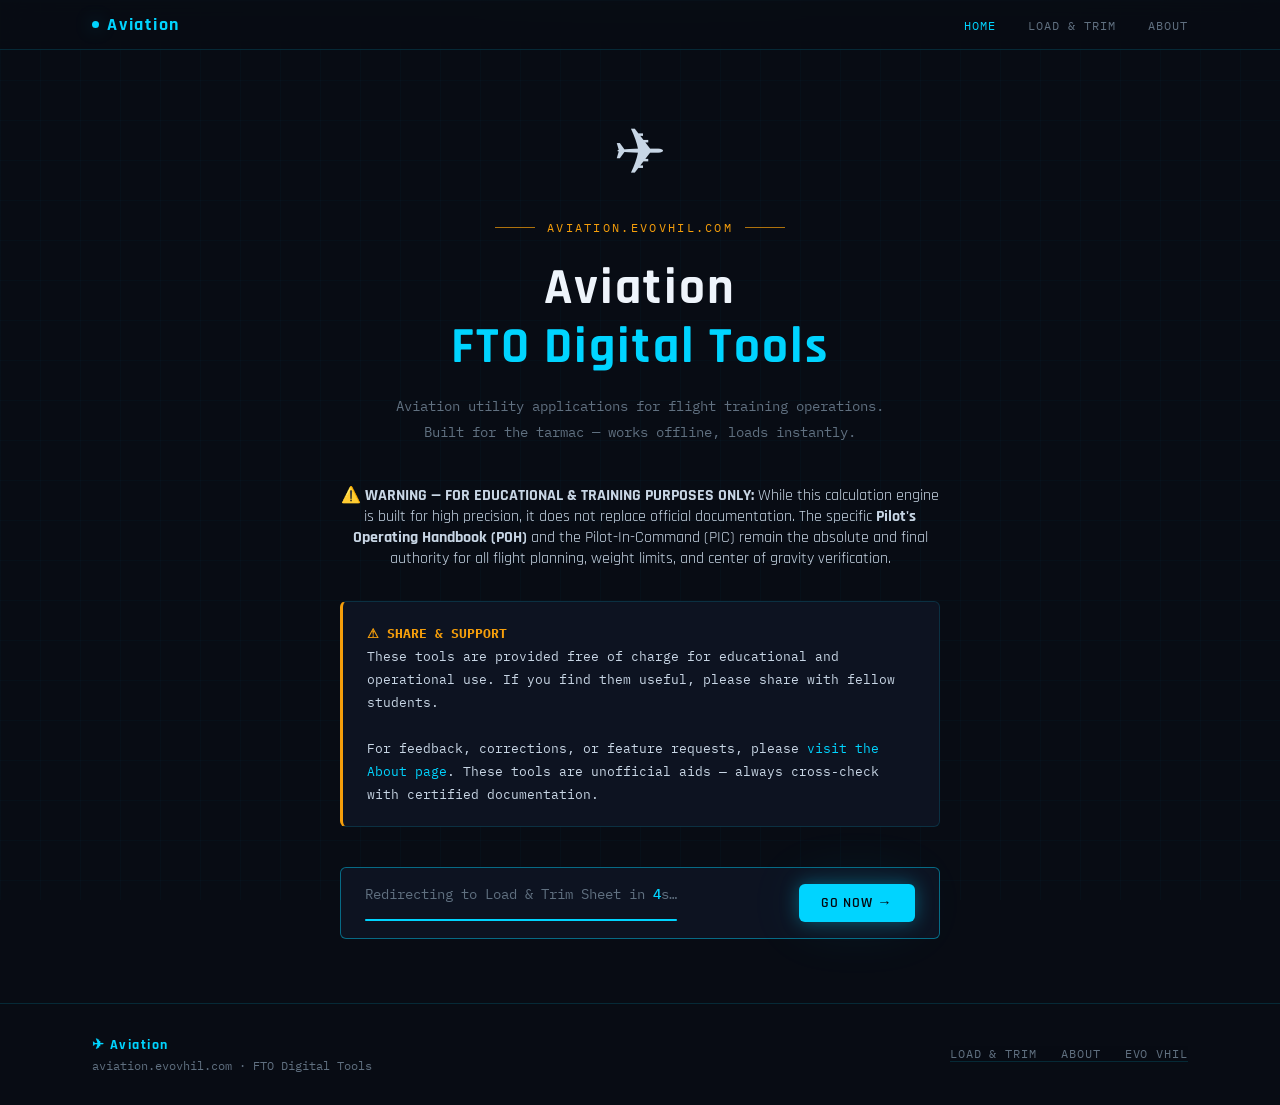
<file: index.html>
<!DOCTYPE html>
<html lang="en">
<head>
  <meta charset="UTF-8" />
  <meta name="viewport" content="width=device-width, initial-scale=1.0" />
  <title>Aviation — Vishal Bagade</title>

  <meta name="author" content="Vishal Bagade">
  <meta name="description" content="Aviation tools and utilities by Vishal Bagade — Carver Aviation FTO projects.">
  <meta name="robots" content="index, follow">

  <!-- GA4 -->
  <script async src="https://www.googletagmanager.com/gtag/js?id=G-EVS54RD7KM"></script>
  <script>
    window.dataLayer = window.dataLayer || [];
    function gtag(){dataLayer.push(arguments);}
    gtag('js', new Date());
    gtag('config', 'G-EVS54RD7KM');
  </script>
  <script>
    function trackEvent(name, params = {}) { gtag('event', name, params); }
  </script>

  <!-- GoatCounter -->
  <script data-goatcounter="https://evo-vhil.goatcounter.com/count" async src="//gc.zgo.at/count.js"></script>

  <!-- Auto-redirect after 5 seconds -->
  <meta http-equiv="refresh" content="5;url=/load-and-trim/">

  <link rel="icon" href="/favicon.ico">
  <link rel="icon" type="image/png" sizes="32x32" href="/favicon.png">
  <link rel="apple-touch-icon" href="/apple-touch-icon.png">

  <link rel="preconnect" href="https://fonts.googleapis.com">
  <link rel="preconnect" href="https://fonts.gstatic.com" crossorigin>
  <link href="https://fonts.googleapis.com/css2?family=Rajdhani:wght@400;500;600;700&family=IBM+Plex+Mono:wght@300;400;500&display=swap" rel="stylesheet">

  <style>
    :root {
      --bg:       #080c14;
      --bg-card:  #0d1321;
      --border:   rgba(0,212,255,0.15);
      --border-hi:rgba(0,212,255,0.45);
      --cyan:     #00d4ff;
      --cyan-dim: rgba(0,212,255,0.08);
      --amber:    #f59e0b;
      --text:     #c8d6e5;
      --text-dim: #607080;
      --text-hi:  #eef4fb;
      --mono:     'IBM Plex Mono', monospace;
      --head:     'Rajdhani', sans-serif;
      --glow:     0 0 18px rgba(0,212,255,0.35), 0 0 60px rgba(0,212,255,0.10);
      --radius:   6px;
    }
    *, *::before, *::after { box-sizing: border-box; margin: 0; padding: 0; }
    html { scroll-behavior: smooth; }
    body {
      background: var(--bg);
      color: var(--text);
      font-family: var(--head), sans-serif;
      min-height: 100vh;
      display: flex;
      flex-direction: column;
      overflow-x: hidden;
    }
    body::before {
      content: '';
      position: fixed; inset: 0;
      background-image:
        linear-gradient(rgba(0,212,255,0.025) 1px, transparent 1px),
        linear-gradient(90deg, rgba(0,212,255,0.025) 1px, transparent 1px);
      background-size: 40px 40px;
      pointer-events: none; z-index: 0;
    }
    body::after {
      content: '';
      position: fixed; top: 0; left: 0; right: 0; height: 1px;
      background: linear-gradient(90deg, transparent, var(--cyan), transparent);
      opacity: 0.6; pointer-events: none; z-index: 100;
    }

    /* Scan line */
    @keyframes scan { 0% { transform: translateY(-100%); } 100% { transform: translateY(100vh); } }
    .scanline {
      position: fixed; top: 0; left: 0; right: 0; height: 3px;
      background: linear-gradient(180deg, transparent, rgba(0,212,255,0.04), transparent);
      animation: scan 8s linear infinite;
      pointer-events: none; z-index: 99;
    }

    /* Nav */
    nav {
      position: sticky; top: 0; z-index: 200;
      background: rgba(8,12,20,0.92);
      backdrop-filter: blur(12px);
      border-bottom: 1px solid var(--border);
    }
    .nav-inner {
      display: flex; align-items: center; justify-content: space-between;
      padding: 0.85rem 2rem; max-width: 1160px; margin: 0 auto;
    }
    .nav-logo {
      font-family: var(--head); font-size: 1.1rem; font-weight: 700;
      color: var(--cyan); letter-spacing: 0.1em;
      display: flex; align-items: center; gap: 0.5rem;
      text-decoration: none;
    }
    .nav-logo .dot { width: 7px; height: 7px; background: var(--cyan); border-radius: 50%; box-shadow: var(--glow); }
    .nav-links { display: flex; gap: 2rem; }
    .nav-links a {
      font-family: var(--mono); font-size: 0.78rem; letter-spacing: 0.08em;
      color: var(--text-dim); text-transform: uppercase; text-decoration: none;
      transition: color 0.2s;
    }
    .nav-links a:hover, .nav-links a.active { color: var(--cyan); }

    /* Main content */
    main {
      flex: 1; display: flex; align-items: center; justify-content: center;
      padding: 4rem 2rem; position: relative; z-index: 1;
    }
    .splash {
      max-width: 600px; text-align: center;
    }
    .splash-icon {
      font-size: 4rem; margin-bottom: 1.5rem; display: block;
      animation: float 3s ease-in-out infinite;
    }
    @keyframes float {
      0%, 100% { transform: translateY(0); }
      50% { transform: translateY(-10px); }
    }
    .splash-eyebrow {
      font-family: var(--mono); font-size: 0.72rem; letter-spacing: 0.2em;
      text-transform: uppercase; color: var(--amber);
      display: flex; align-items: center; justify-content: center;
      gap: 0.75rem; margin-bottom: 1.5rem;
    }
    .splash-eyebrow::before, .splash-eyebrow::after {
      content: ''; width: 40px; height: 1px; background: var(--amber); opacity: 0.7;
    }
    h1 {
      font-family: var(--head); font-size: clamp(2rem, 6vw, 3.2rem); font-weight: 700;
      color: var(--text-hi); letter-spacing: 0.04em; line-height: 1.15;
      margin-bottom: 1rem;
    }
    h1 span { color: var(--cyan); }
    .splash-sub {
      font-family: var(--mono); font-size: 0.9rem; color: var(--text-dim);
      margin-bottom: 2.5rem; line-height: 1.8;
    }
    .disclaimer {
      background: var(--bg-card);
      border: 1px solid var(--border);
      border-left: 3px solid var(--amber);
      border-radius: var(--radius);
      padding: 1.25rem 1.5rem;
      font-family: var(--mono); font-size: 0.8rem; color: var(--text);
      line-height: 1.8; text-align: left; margin-bottom: 2.5rem;
    }
    .disclaimer strong { color: var(--amber); }
    .disclaimer a { color: var(--cyan); text-decoration: none; }
    .disclaimer a:hover { color: var(--text-hi); }

    /* Countdown */
    .redirect-bar {
      background: var(--bg-card);
      border: 1px solid var(--border-hi);
      border-radius: var(--radius);
      padding: 1rem 1.5rem;
      font-family: var(--mono); font-size: 0.85rem; color: var(--text-dim);
      display: flex; align-items: center; justify-content: space-between;
      gap: 1rem; flex-wrap: wrap;
    }
    .redirect-bar span { color: var(--cyan); font-weight: 500; }
    .btn-go {
      display: inline-flex; align-items: center;
      font-family: var(--head); font-weight: 600; letter-spacing: 0.07em;
      font-size: 0.9rem; padding: 0.6rem 1.4rem; border-radius: var(--radius);
      background: var(--cyan); color: #050810; text-decoration: none;
      box-shadow: var(--glow); transition: all 0.22s; text-transform: uppercase;
      white-space: nowrap;
    }
    .btn-go:hover { background: #20e5ff; transform: translateY(-1px); }

    /* Progress bar */
    .progress-track {
      height: 2px; background: var(--border); border-radius: 2px;
      margin-top: 1rem; overflow: hidden;
    }
    .progress-fill {
      height: 100%; background: var(--cyan);
      box-shadow: 0 0 8px var(--cyan);
      animation: progress 5s linear forwards;
    }
    @keyframes progress { from { width: 0%; } to { width: 100%; } }

    /* Footer */
    footer {
      border-top: 1px solid var(--border); padding: 2rem 0;
      position: relative; z-index: 1;
    }
    .footer-inner {
      display: flex; justify-content: space-between; align-items: center;
      flex-wrap: wrap; gap: 1rem;
      max-width: 1160px; margin: 0 auto; padding: 0 2rem;
    }
    .footer-brand { font-family: var(--head); font-size: 0.9rem; font-weight: 700; color: var(--cyan); letter-spacing: 0.1em; }
    .footer-meta { font-family: var(--mono); font-size: 0.72rem; color: var(--text-dim); margin-top: 0.25rem; }
    .footer-nav { display: flex; gap: 1.5rem; flex-wrap: wrap; }
    .footer-nav a {
      font-family: var(--mono); font-size: 0.72rem; color: var(--text-dim);
      text-transform: uppercase; letter-spacing: 0.08em; text-decoration: none; transition: color 0.2s;
    }
    .footer-nav a:hover { color: var(--cyan); }

    /* Hamburger */
    .nav-hamburger {
      display: none; flex-direction: column; justify-content: center; align-items: center;
      gap: 5px; width: 36px; height: 36px; background: transparent;
      border: 1px solid var(--border); border-radius: var(--radius); cursor: pointer; padding: 0;
    }
    .nav-hamburger span { display: block; width: 18px; height: 1.5px; background: var(--text-dim); border-radius: 2px; transition: all 0.25s ease; transform-origin: center; }
    .nav-hamburger.open span:nth-child(1) { transform: translateY(6.5px) rotate(45deg); background: var(--cyan); }
    .nav-hamburger.open span:nth-child(2) { opacity: 0; transform: scaleX(0); }
    .nav-hamburger.open span:nth-child(3) { transform: translateY(-6.5px) rotate(-45deg); background: var(--cyan); }

    @media (max-width: 640px) {
      .nav-hamburger { display: flex; }
      .nav-links {
        display: none; position: fixed; top: 49px; left: 0; right: 0;
        background: rgba(8,12,20,0.97); backdrop-filter: blur(16px);
        border-bottom: 1px solid var(--border);
        flex-direction: column; gap: 0; padding: 0.5rem 0 1rem; z-index: 199;
      }
      .nav-links.open { display: flex; }
      .nav-links a { padding: 0.75rem 2rem; font-size: 0.82rem; border-bottom: 1px solid rgba(0,212,255,0.05); }
      .nav-links a:last-child { border-bottom: none; }
      .footer-inner { flex-direction: column; }
    }
  </style>
</head>
<body>
<div class="scanline"></div>

<nav>
  <div class="nav-inner">
    <a href="/" class="nav-logo">
      <span class="dot"></span>Aviation
    </a>
    <button class="nav-hamburger" id="navToggle" aria-label="Toggle navigation" aria-expanded="false">
      <span></span><span></span><span></span>
    </button>
    <div class="nav-links" id="navLinks">
      <a href="/" class="active">Home</a>
      <a href="/load-and-trim/">Load &amp; Trim</a>
      <a href="/about.html">About</a>
    </div>
  </div>
</nav>

<main>
  <div class="splash">
    <span class="splash-icon">✈</span>
    <div class="splash-eyebrow">aviation.evovhil.com</div>
    <h1>Aviation<br><span>FTO Digital Tools</span></h1>
    <p class="splash-sub">
      Aviation utility applications for flight training operations.<br>
      Built for the tarmac — works offline, loads instantly.
    </p>
  <div class="container" style="margin-bottom: 2rem;">
  <div class="disclaimer-strip">
    <span class="note-icon" style="font-size: 1rem; vertical-align: middle;">⚠️</span> 
    <strong>WARNING — FOR EDUCATIONAL & TRAINING PURPOSES ONLY:</strong> While this calculation engine is built for high precision, it does not replace official documentation. The specific <strong>Pilot's Operating Handbook (POH)</strong> and the Pilot-In-Command (PIC) remain the absolute and final authority for all flight planning, weight limits, and center of gravity verification. 
  </div>
</div>
    <div class="disclaimer">
      <strong>⚠ SHARE &amp; SUPPORT</strong><br>
      These tools are provided free of charge for educational and operational use. 
      If you find them useful, please share with fellow students.<br><br>
      For feedback, corrections, or feature requests, please 
      <a href="/about.html">visit the About page</a>.
      These tools are unofficial aids — always cross-check with certified documentation.
    </div>

    <div class="redirect-bar">
      <div>
        Redirecting to Load &amp; Trim Sheet in <span id="countdown">5</span>s…
        <div class="progress-track"><div class="progress-fill"></div></div>
      </div>
      <a href="/load-and-trim/" class="btn-go" onclick="trackEvent('redirect_cta_click')">Go Now →</a>
    </div>
  </div>
</main>

<footer>
  <div class="footer-inner">
    <div>
      <div class="footer-brand">✈ Aviation</div>
      <div class="footer-meta">aviation.evovhil.com · FTO Digital Tools</div>
    </div>
    <nav class="footer-nav">
      <a href="/load-and-trim/">Load &amp; Trim</a>
      <a href="/about.html">About</a>
      <a href="https://evovhil.com/">EVO vHIL</a>
    </nav>
  </div>
</footer>

<script>
// Countdown timer
let t = 5;
const el = document.getElementById('countdown');
const interval = setInterval(() => {
  t--;
  if (el) el.textContent = t;
  if (t <= 0) {
    clearInterval(interval);
    window.location.href = '/load-and-trim/';
  }
}, 1000);

// GoatCounter time tracking
let startTime = Date.now();
window.addEventListener("beforeunload", function () {
  let timeSpent = Math.round((Date.now() - startTime) / 1000);
  if (timeSpent > 5) {
    navigator.sendBeacon("https://evo-vhil.goatcounter.com/count",
      JSON.stringify({ path: location.pathname + "#time-" + timeSpent, event: true }));
  }
});

// Hamburger
const navToggle = document.getElementById('navToggle');
const navLinks  = document.getElementById('navLinks');
if (navToggle && navLinks) {
  navToggle.addEventListener('click', () => {
    const isOpen = navLinks.classList.toggle('open');
    navToggle.classList.toggle('open', isOpen);
    navToggle.setAttribute('aria-expanded', isOpen);
  });
  navLinks.querySelectorAll('a').forEach(a => {
    a.addEventListener('click', () => {
      navLinks.classList.remove('open');
      navToggle.classList.remove('open');
      navToggle.setAttribute('aria-expanded', 'false');
    });
  });
  document.addEventListener('click', e => {
    if (!navToggle.contains(e.target) && !navLinks.contains(e.target)) {
      navLinks.classList.remove('open');
      navToggle.classList.remove('open');
      navToggle.setAttribute('aria-expanded', 'false');
    }
  });
}
</script>
</body>
</html>
</file>
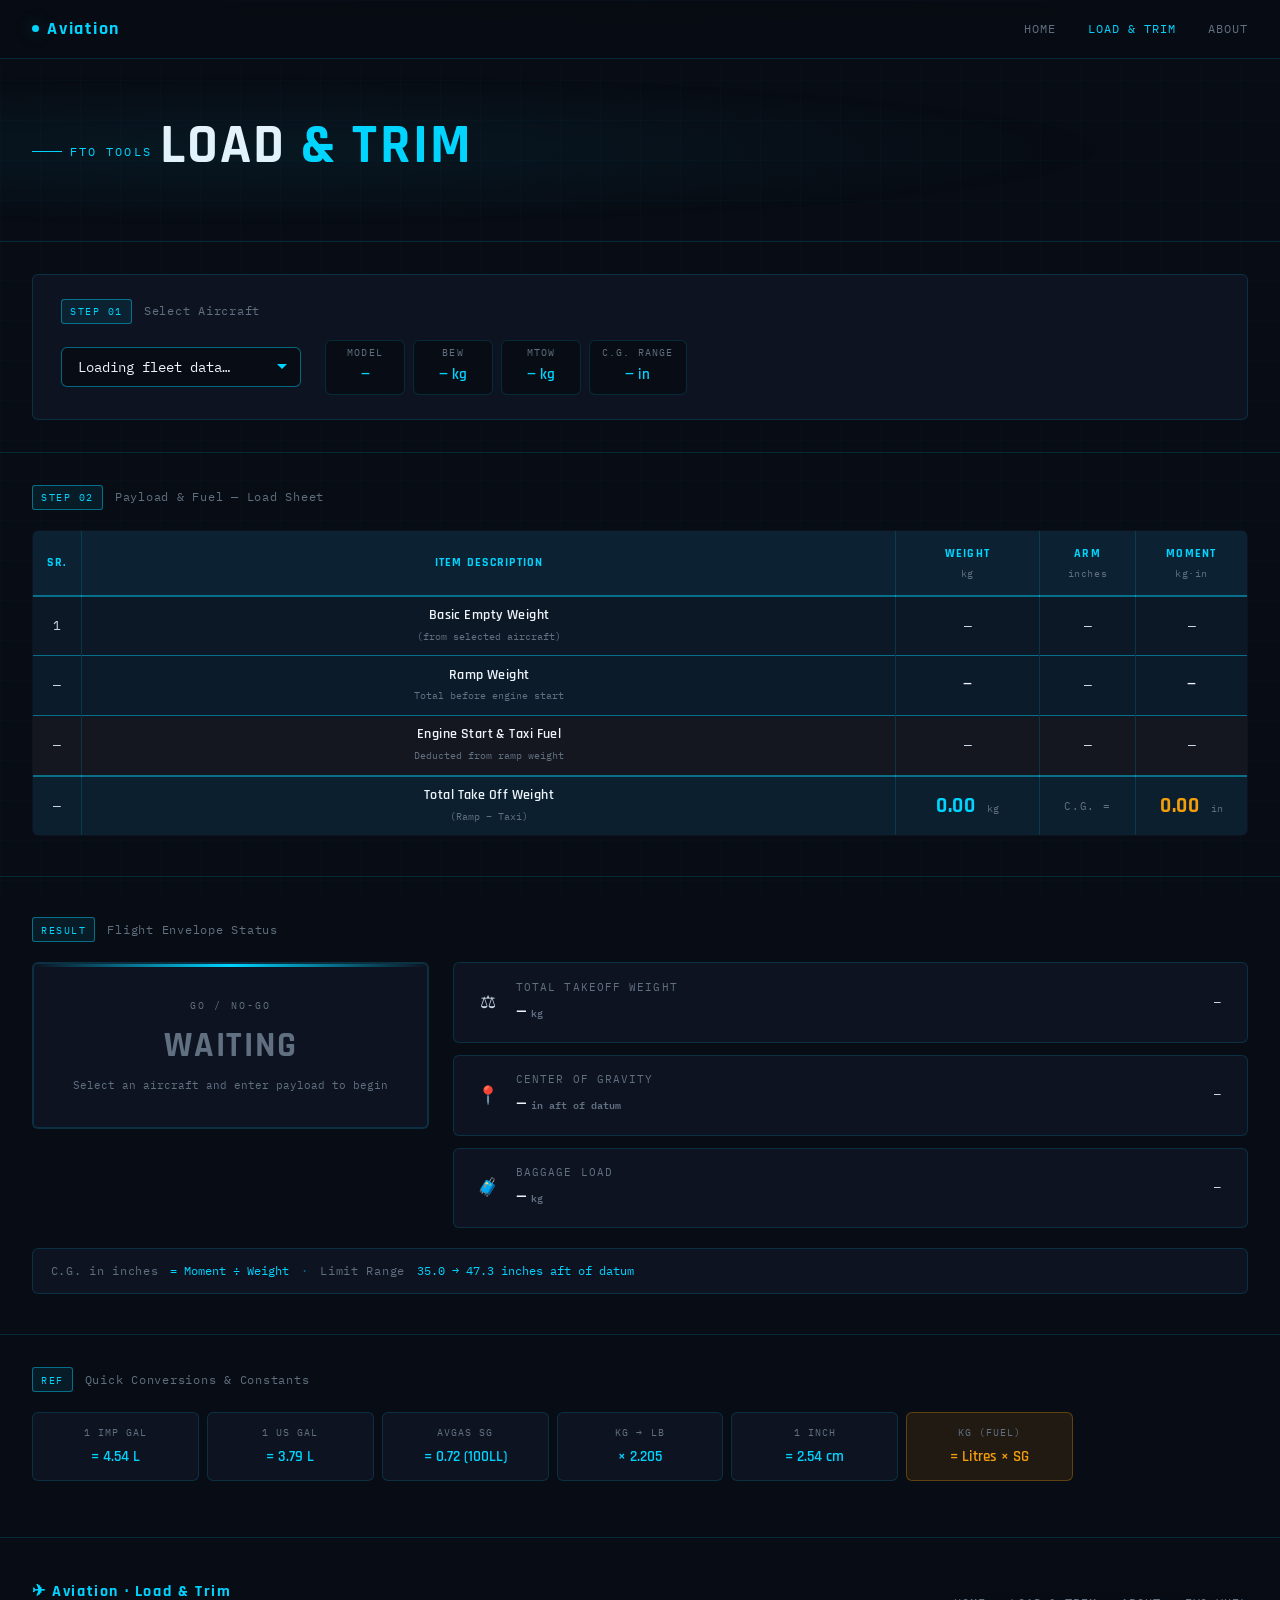
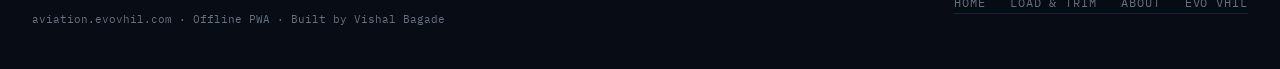
<file: load-and-trim/index.html>
<!DOCTYPE html>
<html lang="en">
<head>
  <meta charset="UTF-8" />
  <meta name="viewport" content="width=device-width, initial-scale=1.0" />
  <title>Load &amp; Trim </title>

  <meta name="author" content="Vishal Bagade">
  <meta name="description" content="Offline-capable Load and Trim sheet calculator.">
  <meta name="robots" content="index, follow">
  <meta name="theme-color" content="#00d4ff">

  <!-- GA4 -->
  <script async src="https://www.googletagmanager.com/gtag/js?id=G-EVS54RD7KM"></script>
  <script>
    window.dataLayer = window.dataLayer || [];
    function gtag(){dataLayer.push(arguments);}
    gtag('js', new Date());
    gtag('config', 'G-EVS54RD7KM');
  </script>
  <script>
    function trackEvent(name, params = {}) { gtag('event', name, params); }
  </script>

  <!-- GoatCounter -->
  <script data-goatcounter="https://evo-vhil.goatcounter.com/count" async src="//gc.zgo.at/count.js"></script>

  <!-- Time-on-page tracking -->
  <script>
    let startTime = Date.now();
    window.addEventListener("beforeunload", function () {
      let timeSpent = Math.round((Date.now() - startTime) / 1000);
      if (timeSpent > 5) {
        navigator.sendBeacon("https://evo-vhil.goatcounter.com/count",
          JSON.stringify({ path: location.pathname + "#time-" + timeSpent, event: true }));
      }
    });
  </script>

  <!-- PWA Manifest -->
  <link rel="manifest" href="manifest.json">

  <!-- Icons -->
  <link rel="icon" href="/favicon.ico">
  <link rel="icon" type="image/png" sizes="32x32" href="/favicon.png">
  <link rel="apple-touch-icon" href="/apple-touch-icon.png">

  <!-- Fonts -->
  <link rel="preconnect" href="https://fonts.googleapis.com">
  <link rel="preconnect" href="https://fonts.gstatic.com" crossorigin>
  <link href="https://fonts.googleapis.com/css2?family=Rajdhani:wght@400;500;600;700&family=IBM+Plex+Mono:wght@300;400;500&display=swap" rel="stylesheet">

  <link rel="preload" href="style.css" as="style">
  <link rel="stylesheet" href="style.css">
</head>

<script>
  let scrollTracked = false;
  window.addEventListener("scroll", () => {
    const scrollPosition = window.scrollY + window.innerHeight;
    const pageHeight = document.documentElement.scrollHeight;
    if (!scrollTracked && scrollPosition > pageHeight * 0.5) {
      scrollTracked = true;
      trackEvent("scroll_50");
      navigator.sendBeacon("https://evo-vhil.goatcounter.com/count",
        JSON.stringify({ path: location.pathname + "#scroll-50", event: true }));
    }
  });
</script>

<body>
<div class="scanline"></div>

<!-- ── NAV ── -->
<nav>
  <div class="nav-inner">
    <a href="/load-and-trim/" class="nav-logo">
      <span class="dot"></span>Aviation
    </a>
    <button class="nav-hamburger" id="navToggle" aria-label="Toggle navigation" aria-expanded="false">
      <span></span><span></span><span></span>
    </button>
    <div class="nav-links" id="navLinks">
      <a href="/">Home</a>
      <a href="/load-and-trim/" class="active">Load &amp; Trim</a>
      <a href="/about.html">About</a>
    </div>
  </div>
</nav>

<!-- ── PAGE HERO ── -->
<section class="page-hero">
  <div class="container">
    <div class="page-tag">FTO Tools 
    <h1>Load <span class="text-cyan">&amp; Trim</span></h1>
    </div>
    
    
    <!-- PWA Install Banner (hidden by default, shown via JS) -->
    <div id="pwa-install-bar" class="pwa-bar" style="display:none;">
      <span>✈ Install as app for offline use</span>
      <button id="pwa-install-btn" class="btn-pwa">Add to Home Screen</button>
    </div>
  </div>
</section>

<!-- ── AIRCRAFT SELECTOR ── -->
<section class="section section-select">
  <div class="container">
    <div class="selector-card">
      <div class="selector-label">
        <span class="mono-tag">STEP 01</span>
        <span>Select Aircraft</span>
      </div>
      <div class="selector-row">
        <div class="select-wrap">
          <!-- <span class="select-prefix">VT –</span> -->
          <select id="select-tail">
            <option value="">Loading fleet data…</option>
          </select>
        </div>
        <div class="aircraft-info-strip" id="aircraft-info-strip">
          <div class="info-chip" id="info-model"><span class="chip-label">Model</span><span class="chip-val">—</span></div>
          <div class="info-chip" id="info-bew"><span class="chip-label">BEW</span><span class="chip-val">— kg</span></div>
          <div class="info-chip" id="info-mtow"><span class="chip-label">MTOW</span><span class="chip-val">— kg</span></div>
          <div class="info-chip" id="info-cg-range"><span class="chip-label">C.G. Range</span><span class="chip-val">— in</span></div>
        </div>
      </div>
    </div>
  </div>
</section>

<!-- ── TRIM SHEET ── -->
<section class="section section-sheet">
  <div class="container">
    <div class="sheet-label-row">
      <span class="mono-tag">STEP 02</span>
      <span>Payload &amp; Fuel — Load Sheet</span>
    </div>

    <!-- TRIM TABLE (mimics physical sheet) -->
    <div class="sheet-scroll">
      <table class="trim-table" role="table" aria-label="Load and Trim Worksheet">
        <thead>
          <tr>
            <th class="col-sr">Sr.</th>
            <th class="col-item">Item Description</th>
            <th class="col-wt">Weight<br><small>kg</small></th>
            <th class="col-arm">Arm<br><small>inches</small></th>
            <th class="col-moment">Moment<br><small>kg·in</small></th>
          </tr>
        </thead>
        
        <tbody>
          <tr class="row-fixed">
            <td class="col-sr">1</td>
            <td class="col-item">
              <span class="item-name">Basic Empty Weight</span>
              <span class="item-sub">(from selected aircraft)</span>
            </td>
            <td class="col-wt"><span id="disp-bew-wt" class="fixed-val">—</span></td>
            <td class="col-arm"><span id="disp-bew-arm" class="fixed-val">—</span></td>
            <td class="col-moment"><span id="disp-bew-moment" class="fixed-val">—</span></td>
          </tr>
        </tbody>

        <tbody id="dynamic-payload-container">
          </tbody>

        <tbody>
          <tr class="row-subtotal">
            <td class="col-sr" id="sr-ramp">—</td>
            <td class="col-item">
              <span class="item-name">Ramp Weight</span>
              <span class="item-sub">Total before engine start</span>
            </td>
            <td class="col-wt"><span id="disp-ramp-wt" class="subtotal-val">—</span></td>
            <td class="col-arm">—</td>
            <td class="col-moment"><span id="disp-ramp-moment" class="subtotal-val">—</span></td>
          </tr>

          <tr class="row-fixed row-deduct">
            <td class="col-sr" id="sr-taxi">—</td>
            <td class="col-item">
              <span class="item-name">Engine Start &amp; Taxi Fuel</span>
              <span class="item-sub">Deducted from ramp weight</span>
            </td>
            <td class="col-wt"><span id="disp-taxi-wt" class="fixed-val">—</span></td>
            <td class="col-arm"><span id="disp-taxi-arm" class="fixed-val">—</span></td>
            <td class="col-moment"><span id="disp-taxi-moment" class="fixed-val">—</span></td>
          </tr>

          <tr class="row-result">
            <td class="col-sr" id="sr-tow">—</td>
            <td class="col-item">
              <span class="item-name">Total Take Off Weight</span>
              <span class="item-sub">(Ramp − Taxi)</span>
            </td>
            <td class="col-wt">
              <span id="out-tow" class="result-val">0.00</span>
              <span class="result-unit">kg</span>
            </td>
            <td class="col-arm">
              <span class="cg-label">C.G. =</span>
            </td>
            <td class="col-moment">
              <span id="out-cg" class="result-val cg-val">0.00</span>
              <span class="result-unit">in</span>
            </td>
          </tr>
        </tbody>
      </table>
    </div><!-- /sheet-scroll -->

  </div><!-- /container -->
</section>

<!-- ── STATUS & RESULTS ── -->
<section class="section section-results">
  <div class="container">
    <div class="sheet-label-row">
      <span class="mono-tag">RESULT</span>
      <span>Flight Envelope Status</span>
    </div>

    <div class="results-grid">

      <!-- Status Banner -->
      <div class="status-card" id="status-card">
        <div class="status-label">GO / NO-GO</div>
        <div class="status-value" id="out-status">WAITING</div>
        <div class="status-sub" id="status-sub">Select an aircraft and enter payload to begin</div>
      </div>

      <!-- Detail Cards -->
      <div class="detail-cards">
        <div class="detail-card">
          <div class="detail-icon">⚖</div>
          <div class="detail-label">Total Takeoff Weight</div>
          <div class="detail-value"><span id="detail-tow">—</span> <span class="detail-unit">kg</span></div>
          <div class="detail-check" id="check-weight">—</div>
        </div>
        <div class="detail-card">
          <div class="detail-icon">📍</div>
          <div class="detail-label">Center of Gravity</div>
          <div class="detail-value"><span id="detail-cg">—</span> <span class="detail-unit">in aft of datum</span></div>
          <div class="detail-check" id="check-cg">—</div>
        </div>
        <div class="detail-card">
          <div class="detail-icon">🧳</div>
          <div class="detail-label">Baggage Load</div>
          <div class="detail-value"><span id="detail-bag">—</span> <span class="detail-unit">kg</span></div>
          <div class="detail-check" id="check-bag">—</div>
        </div>
      </div>

    </div>

    <!-- CG Formula reference -->
    <div class="formula-strip">
      <span class="formula-label">C.G. in inches</span>
      <span class="formula-eq">= Moment ÷ Weight</span>
      <span class="formula-sep">·</span>
      <span class="formula-label">Limit Range</span>
      <span class="formula-eq">35.0 → 47.3 inches aft of datum</span>
    </div>
  </div>
</section>

<!-- ── CONVERSIONS REFERENCE ── -->
<section class="section section-ref">
  <div class="container">
    <div class="sheet-label-row">
      <span class="mono-tag">REF</span>
      <span>Quick Conversions &amp; Constants</span>
    </div>
    <div class="ref-grid">
      <div class="ref-card">
        <span class="ref-label">1 IMP GAL</span>
        <span class="ref-eq">= 4.54 L</span>
      </div>
      <div class="ref-card">
        <span class="ref-label">1 US GAL</span>
        <span class="ref-eq">= 3.79 L</span>
      </div>
      <div class="ref-card">
        <span class="ref-label">AVGAS SG</span>
        <span class="ref-eq">= 0.72 (100LL)</span>
      </div>
      <div class="ref-card">
        <span class="ref-label">kg → lb</span>
        <span class="ref-eq">× 2.205</span>
      </div>
      <div class="ref-card">
        <span class="ref-label">1 inch</span>
        <span class="ref-eq">= 2.54 cm</span>
      </div>
      <div class="ref-card highlight-ref">
        <span class="ref-label">KG (Fuel)</span>
        <span class="ref-eq">= Litres × SG</span>
      </div>
    </div>
    
  </div>
</section>

<!-- ── FOOTER ── -->
<footer>
  <div class="footer-inner">
    <div>
      <div class="footer-brand">✈ Aviation · Load &amp; Trim</div>
      <div class="footer-meta">aviation.evovhil.com · Offline PWA · Built by Vishal Bagade</div>
    </div>
    <nav class="footer-nav">
      <a href="/">Home</a>
      <a href="/load-and-trim/">Load &amp; Trim</a>
      <a href="/about.html">About</a>
      <a href="https://evovhil.com/">EVO vHIL</a>
    </nav>
  </div>
</footer>

<!-- ── SCRIPTS ── -->
<script src="script.js"></script>

<script>
// ── Universal Display Enhancement Layer ──────────────────────────────────
// This connects the dynamic math engine to your beautiful CSS cards
function refreshDisplayLayer(takeoffWeight, finalCG, totalBaggage) {
  if (!currentAircraft) return;

  const ac = currentAircraft;
  const lim = ac.limits;

  // 1. Aircraft Info Strip
  setHTML('info-model',    `<span class="chip-label">Model</span><span class="chip-val">${ac.type}</span>`);
  setHTML('info-bew',      `<span class="chip-label">BEW</span><span class="chip-val">${ac.bew_kg.toFixed(2)} kg</span>`);
  setHTML('info-mtow',     `<span class="chip-label">MTOW</span><span class="chip-val">${lim.mtow_kg.toFixed(2)} kg</span>`);
  setHTML('info-cg-range', `<span class="chip-label">C.G.</span><span class="chip-val">${lim.cg_forward}–${lim.cg_aft} in</span>`);

  // 2. Detail Cards
  setText('detail-tow', takeoffWeight.toFixed(2));
  setText('detail-cg',  finalCG.toFixed(2));
  setText('detail-bag', totalBaggage.toFixed(1));

  const isWeightSafe  = takeoffWeight > 0 && takeoffWeight <= lim.mtow_kg;
  const isCGSafe      = finalCG >= lim.cg_forward && finalCG <= lim.cg_aft;

  // Dynamically calculate max baggage based on the active aircraft
  let maxBag = 9999;
  let bagText = "N/A";
  if (ac.stations.some(s => s.id.includes('bag'))) {
     maxBag = ac.stations.filter(s => s.id.includes('bag')).reduce((sum, s) => sum + (s.max_kg || 0), 0);
     bagText = `≤ ${maxBag.toFixed(2)} kg`;
     setText('disp-max-bag', `${maxBag.toFixed(2)} kg`);
  } else {
     setText('disp-max-bag', 'Check POH');
  }

  const isBaggageSafe = totalBaggage <= maxBag;
  const isReady       = takeoffWeight > 0;

  // 3. Status Badges
  setCheck('check-weight', isReady, isWeightSafe, `≤ ${lim.mtow_kg} kg MTOW`);
  setCheck('check-cg',     isReady, isCGSafe,     `${lim.cg_forward}–${lim.cg_aft} in`);
  setCheck('check-bag',    isReady, isBaggageSafe, bagText);

  // 4. Main Go/No-Go Card
  const card = document.getElementById('status-card');
  const statusEl = document.getElementById('out-status');
  const subEl    = document.getElementById('status-sub');

  if (!isReady) {
    card.className = 'status-card status-waiting';
    if (subEl) subEl.textContent = 'Select an aircraft and enter payload to begin';
    return;
  }

  const isSafe = isWeightSafe && isBaggageSafe && isCGSafe;
  if (isSafe) {
    card.className = 'status-card status-go';
    if (statusEl) statusEl.textContent = 'WITHIN LIMITS ✅';
    if (subEl) subEl.textContent = `TOW: ${takeoffWeight.toFixed(1)} kg  ·  C.G.: ${finalCG.toFixed(2)} in  ·  All checks passed`;
  } else {
    card.className = 'status-card status-nogo';
    if (statusEl) statusEl.textContent = 'NO GO ❌';
    let reasons = [];
    if (!isWeightSafe)  reasons.push(`Weight exceeds MTOW`);
    if (!isCGSafe)      reasons.push(`C.G. out of range`);
    if (!isBaggageSafe) reasons.push(`Baggage exceeds limit`);
    if (subEl) subEl.textContent = reasons.join(' · ');
  }
}

// Helper functions
function setText(id, val) { const el = document.getElementById(id); if (el) el.textContent = val; }
function setHTML(id, val) { const el = document.getElementById(id); if (el) el.innerHTML = val; }
function setCheck(id, isReady, isPassed, limitText) {
  const el = document.getElementById(id);
  if (!el) return;
  if (!isReady) { el.textContent = '—'; el.className = 'detail-check'; return; }
  el.className = 'detail-check ' + (isPassed ? 'check-pass' : 'check-fail');
  el.textContent = (isPassed ? '✓ ' : '✗ ') + limitText;
}

// ── Hamburger nav ──────────────────────────────────────────────
const navToggle = document.getElementById('navToggle');
const navLinks  = document.getElementById('navLinks');
if (navToggle && navLinks) {
  navToggle.addEventListener('click', () => {
    const isOpen = navLinks.classList.toggle('open');
    navToggle.classList.toggle('open', isOpen);
    navToggle.setAttribute('aria-expanded', isOpen);
  });
  navLinks.querySelectorAll('a').forEach(a => {
    a.addEventListener('click', () => {
      navLinks.classList.remove('open');
      navToggle.classList.remove('open');
      navToggle.setAttribute('aria-expanded', 'false');
    });
  });
  document.addEventListener('click', e => {
    if (!navToggle.contains(e.target) && !navLinks.contains(e.target)) {
      navLinks.classList.remove('open');
      navToggle.classList.remove('open');
      navToggle.setAttribute('aria-expanded', 'false');
    }
  });
}

// ── Online/Offline badge ───────────────────────────────────────
const onlineBadge = document.getElementById('badge-online');
function updateOnlineBadge() {
  if (!onlineBadge) return;
  if (navigator.onLine) {
    onlineBadge.textContent = '● Online';
    onlineBadge.className = 'badge badge-green';
  } else {
    onlineBadge.textContent = '◌ Offline — Tarmac Mode';
    onlineBadge.className = 'badge badge-amber';
  }
}
window.addEventListener('online',  updateOnlineBadge);
window.addEventListener('offline', updateOnlineBadge);
updateOnlineBadge();

// ── PWA Install Prompt ─────────────────────────────────────────
let deferredPrompt;
window.addEventListener('beforeinstallprompt', (e) => {
  e.preventDefault();
  deferredPrompt = e;
  const bar = document.getElementById('pwa-install-bar');
  if (bar) bar.style.display = 'flex';
});
const pwaBtn = document.getElementById('pwa-install-btn');
if (pwaBtn) {
  pwaBtn.addEventListener('click', async () => {
    if (!deferredPrompt) return;
    deferredPrompt.prompt();
    const { outcome } = await deferredPrompt.userChoice;
    trackEvent('pwa_install_' + outcome);
    deferredPrompt = null;
    const bar = document.getElementById('pwa-install-bar');
    if (bar) bar.style.display = 'none';
  });
}
window.addEventListener('appinstalled', () => {
  trackEvent('pwa_installed');
  const bar = document.getElementById('pwa-install-bar');
  if (bar) bar.style.display = 'none';
});
</script>
</body>
</html>
</file>
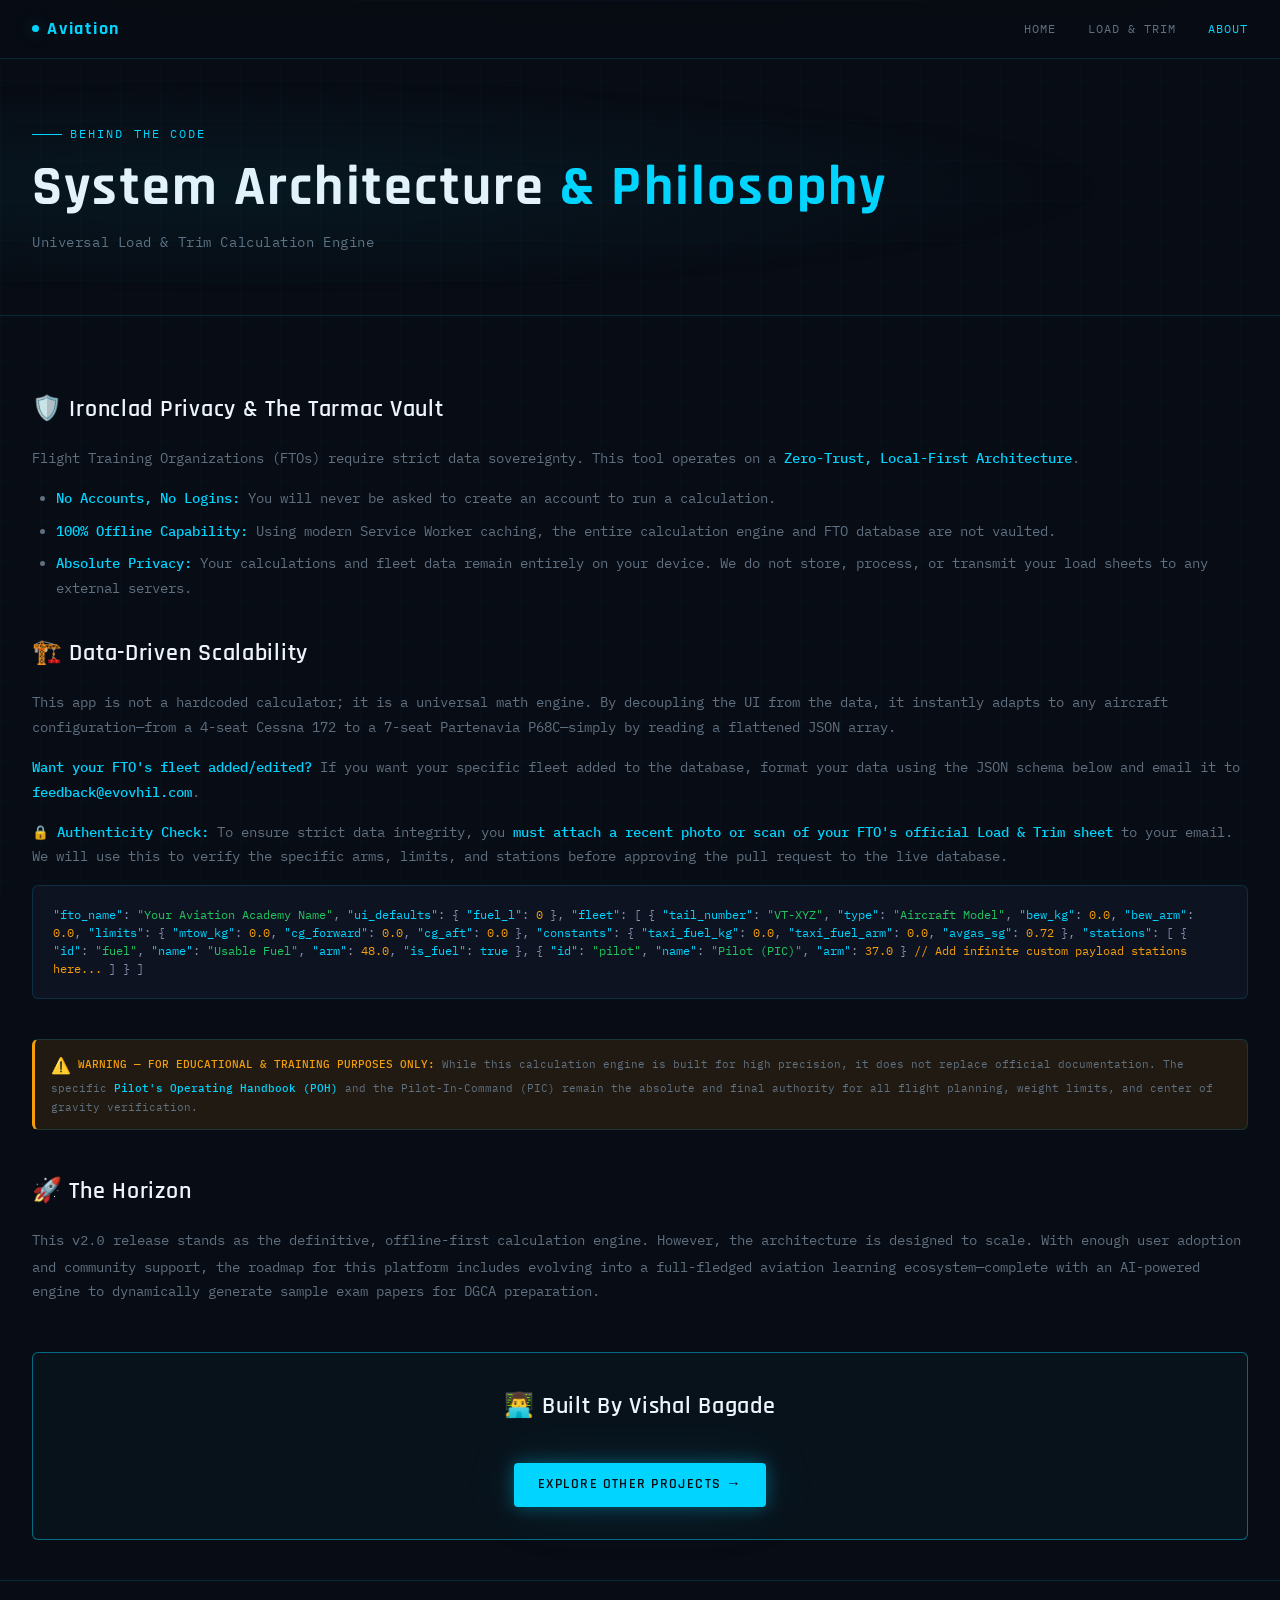
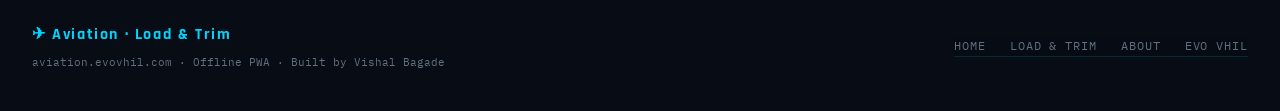
<file: about.html>
<!DOCTYPE html>
<html lang="en">
<head>
  <meta charset="UTF-8" />
  <meta name="viewport" content="width=device-width, initial-scale=1.0" />
  <title>About | FTO Load &amp; Trim</title>

  <meta name="author" content="Vishal Bagade">
  <meta name="description" content="System architecture, database blueprint, and philosophy behind the universal FTO Load & Trim calculation engine.">
  <meta name="robots" content="index, follow">
  <meta name="theme-color" content="#00d4ff">

  <script async src="https://www.googletagmanager.com/gtag/js?id=G-EVS54RD7KM"></script>
  <script>
    window.dataLayer = window.dataLayer || [];
    function gtag(){dataLayer.push(arguments);}
    gtag('js', new Date());
    gtag('config', 'G-EVS54RD7KM');
  </script>
  <script>
    function trackEvent(name, params = {}) { gtag('event', name, params); }
  </script>

  <script data-goatcounter="https://evo-vhil.goatcounter.com/count" async src="//gc.zgo.at/count.js"></script>

  <link rel="manifest" href="manifest.json">

  <link rel="icon" href="/favicon.ico">
  <link rel="icon" type="image/png" sizes="32x32" href="/favicon.png">
  <link rel="apple-touch-icon" href="/apple-touch-icon.png">

  <link rel="preconnect" href="https://fonts.googleapis.com">
  <link rel="preconnect" href="https://fonts.gstatic.com" crossorigin>
  <link href="https://fonts.googleapis.com/css2?family=Rajdhani:wght@400;500;600;700&family=IBM+Plex+Mono:wght@300;400;500&display=swap" rel="stylesheet">

  <link rel="preload" href="/load-and-trim/style.css" as="style">
  <link rel="stylesheet" href="/load-and-trim/style.css">

  <style>
    /* Specific typography tweaks for the About page readability */
    .about-content h3 {
      font-family: var(--head);
      font-size: 1.5rem;
      font-weight: 600;
      color: var(--text-hi);
      margin: 2rem 0 1rem;
      letter-spacing: 0.03em;
    }
    .about-content p, .about-content ul {
      font-family: var(--mono);
      font-size: 0.85rem;
      color: var(--text-dim);
      line-height: 1.8;
      margin-bottom: 1rem;
    }
    .about-content ul {
      padding-left: 1.5rem;
    }
    .about-content li {
      margin-bottom: 0.5rem;
    }
    .about-content strong {
      color: var(--cyan);
      font-weight: 500;
    }
    .code-block {
      background: var(--bg-card);
      border: 1px solid var(--border);
      border-radius: var(--radius);
      padding: 1.25rem;
      overflow-x: auto;
      font-family: var(--mono);
      font-size: 0.75rem;
      color: #8892b0;
      line-height: 1.5;
      margin: 1rem 0 1.5rem;
    }
    .code-block .str { color: #22c55e; }
    .code-block .num { color: #f59e0b; }
    .code-block .key { color: var(--cyan); }
    
    .creator-card {
      background: rgba(0, 212, 255, 0.03);
      border: 1px solid var(--border-hi);
      border-radius: var(--radius);
      padding: 2rem;
      margin-top: 3rem;
      text-align: center;
    }
    .creator-btn {
      display: inline-block;
      margin-top: 1.25rem;
      font-family: var(--head);
      font-size: 0.9rem;
      font-weight: 600;
      letter-spacing: 0.1em;
      text-transform: uppercase;
      color: var(--bg);
      background: var(--cyan);
      padding: 0.6rem 1.5rem;
      border-radius: 4px;
      text-decoration: none;
      transition: all 0.2s;
      box-shadow: var(--glow);
    }
    .creator-btn:hover {
      background: #eef4fb;
      box-shadow: 0 0 25px rgba(0, 212, 255, 0.5);
    }
  </style>
</head>

<body>
<div class="scanline"></div>

<nav>
  <div class="nav-inner">
    <a href="/load-and-trim/" class="nav-logo">
      <span class="dot"></span>Aviation
    </a>
    <button class="nav-hamburger" id="navToggle" aria-label="Toggle navigation" aria-expanded="false">
      <span></span><span></span><span></span>
    </button>
    <div class="nav-links" id="navLinks">
      <a href="/">Home</a>
      <a href="/load-and-trim/">Load &amp; Trim</a>
      <a href="/about.html" class="active">About</a>
    </div>
  </div>
</nav>

<section class="page-hero">
  <div class="container">
    <div class="page-tag">Behind the Code</div>
    <h1>System Architecture <span class="text-cyan">&amp; Philosophy</span></h1>
    <div class="hero-subtitle">Universal Load &amp; Trim Calculation Engine</div>
  </div>
</section>

<section class="section">
  <div class="container about-content">
    
    <h3>🛡️ Ironclad Privacy &amp; The Tarmac Vault</h3>
    <p>Flight Training Organizations (FTOs) require strict data sovereignty. This tool operates on a <strong>Zero-Trust, Local-First Architecture</strong>.</p>
    <ul>
      <li><strong>No Accounts, No Logins:</strong> You will never be asked to create an account to run a calculation.</li>
      <li><strong>100% Offline Capability:</strong> Using modern Service Worker caching, the entire calculation engine and FTO database are not vaulted.</li>
      <li><strong>Absolute Privacy:</strong> Your calculations and fleet data remain entirely on your device. We do not store, process, or transmit your load sheets to any external servers.</li>
    </ul>

    <h3>🏗️ Data-Driven Scalability</h3>
    <p>This app is not a hardcoded calculator; it is a universal math engine. By decoupling the UI from the data, it instantly adapts to any aircraft configuration—from a 4-seat Cessna 172 to a 7-seat Partenavia P68C—simply by reading a flattened JSON array.</p>
    <p><strong>Want your FTO's fleet added/edited?</strong> If you want your specific fleet added to the database, format your data using the JSON schema below and email it to <strong>feedback@evovhil.com</strong>.</p>
    <p><strong>🔒 Authenticity Check:</strong> To ensure strict data integrity, you <strong>must attach a recent photo or scan of your FTO's official Load &amp; Trim sheet</strong> to your email. We will use this to verify the specific arms, limits, and stations before approving the pull request to the live database.</p>
    
    <div class="code-block">

  <span class="key">"fto_name"</span>: <span class="str">"Your Aviation Academy Name"</span>,
  <span class="key">"ui_defaults"</span>: { <span class="key">"fuel_l"</span>: <span class="num">0</span> },
  <span class="key">"fleet"</span>: [
    {
      <span class="key">"tail_number"</span>: <span class="str">"VT-XYZ"</span>,
      <span class="key">"type"</span>: <span class="str">"Aircraft Model"</span>,
      <span class="key">"bew_kg"</span>: <span class="num">0.0</span>,
      <span class="key">"bew_arm"</span>: <span class="num">0.0</span>,
      <span class="key">"limits"</span>: { <span class="key">"mtow_kg"</span>: <span class="num">0.0</span>, <span class="key">"cg_forward"</span>: <span class="num">0.0</span>, <span class="key">"cg_aft"</span>: <span class="num">0.0</span> },
      <span class="key">"constants"</span>: { <span class="key">"taxi_fuel_kg"</span>: <span class="num">0.0</span>, <span class="key">"taxi_fuel_arm"</span>: <span class="num">0.0</span>, <span class="key">"avgas_sg"</span>: <span class="num">0.72</span> },
      <span class="key">"stations"</span>: [
        { <span class="key">"id"</span>: <span class="str">"fuel"</span>, <span class="key">"name"</span>: <span class="str">"Usable Fuel"</span>, <span class="key">"arm"</span>: <span class="num">48.0</span>, <span class="key">"is_fuel"</span>: <span class="key">true</span> },
        { <span class="key">"id"</span>: <span class="str">"pilot"</span>, <span class="key">"name"</span>: <span class="str">"Pilot (PIC)"</span>, <span class="key">"arm"</span>: <span class="num">37.0</span> }
        <span class="num">// Add infinite custom payload stations here...</span>
      ]
    }
  ]

    </div>

    <div class="disclaimer-strip" style="margin: 2.5rem 0;">
      <span class="note-icon" style="font-size: 1rem; vertical-align: middle;">⚠️</span> 
      <strong style="color: var(--amber);">WARNING — FOR EDUCATIONAL &amp; TRAINING PURPOSES ONLY:</strong> While this calculation engine is built for high precision, it does not replace official documentation. The specific <strong>Pilot's Operating Handbook (POH)</strong> and the Pilot-In-Command (PIC) remain the absolute and final authority for all flight planning, weight limits, and center of gravity verification. 
    </div>

    <h3>🚀 The Horizon</h3>
    <p>This <code>v2.0</code> release stands as the definitive, offline-first calculation engine. However, the architecture is designed to scale. With enough user adoption and community support, the roadmap for this platform includes evolving into a full-fledged aviation learning ecosystem—complete with an AI-powered engine to dynamically generate sample exam papers for DGCA preparation.</p>

    <div class="creator-card">
      <h3 style="margin-top: 0;">👨‍💻 Built By Vishal Bagade</h3>
      <a href="https://vishal.evovhil.com" class="creator-btn" target="_blank" rel="noopener">Explore Other Projects &rarr;</a>
    </div>

  </div>
</section>

<footer>
  <div class="footer-inner">
    <div>
      <div class="footer-brand">✈ Aviation · Load &amp; Trim</div>
      <div class="footer-meta">aviation.evovhil.com · Offline PWA · Built by Vishal Bagade</div>
    </div>
    <nav class="footer-nav">
      <a href="/">Home</a>
      <a href="/load-and-trim/">Load &amp; Trim</a>
      <a href="/about.html">About</a>
      <a href="https://evovhil.com/">EVO vHIL</a>
    </nav>
  </div>
</footer>

<script>
// ── Hamburger nav ──────────────────────────────────────────────
const navToggle = document.getElementById('navToggle');
const navLinks  = document.getElementById('navLinks');
if (navToggle && navLinks) {
  navToggle.addEventListener('click', () => {
    const isOpen = navLinks.classList.toggle('open');
    navToggle.classList.toggle('open', isOpen);
    navToggle.setAttribute('aria-expanded', isOpen);
  });
  navLinks.querySelectorAll('a').forEach(a => {
    a.addEventListener('click', () => {
      navLinks.classList.remove('open');
      navToggle.classList.remove('open');
      navToggle.setAttribute('aria-expanded', 'false');
    });
  });
  document.addEventListener('click', e => {
    if (!navToggle.contains(e.target) && !navLinks.contains(e.target)) {
      navLinks.classList.remove('open');
      navToggle.classList.remove('open');
      navToggle.setAttribute('aria-expanded', 'false');
    }
  });
}
</script>
</body>
</html>
</file>
<file: load-and-trim/style.css>
@import url('https://fonts.googleapis.com/css2?family=Rajdhani:wght@400;500;600;700&family=IBM+Plex+Mono:wght@300;400;500&display=swap');

/* ── ROOT VARIABLES ─────────────────────────────────────────── */
:root {
  --bg:        #080c14;
  --bg-card:   #0d1321;
  --bg-glass:  rgba(13,19,33,0.85);
  --border:    rgba(0,212,255,0.15);
  --border-hi: rgba(0,212,255,0.45);
  --cyan:      #00d4ff;
  --cyan-dim:  rgba(0,212,255,0.08);
  --amber:     #f59e0b;
  --amber-dim: rgba(245,158,11,0.1);
  --red:       #ef4444;
  --red-dim:   rgba(239,68,68,0.12);
  --green:     #22c55e;
  --green-dim: rgba(34,197,94,0.12);
  --text:      #c8d6e5;
  --text-dim:  #607080;
  --text-hi:   #eef4fb;
  --mono:      'IBM Plex Mono', monospace;
  --head:      'Rajdhani', sans-serif;
  --glow:      0 0 18px rgba(0,212,255,0.35), 0 0 60px rgba(0,212,255,0.10);
  --glow-amb:  0 0 18px rgba(245,158,11,0.4), 0 0 60px rgba(245,158,11,0.12);
  --glow-grn:  0 0 18px rgba(34,197,94,0.4),  0 0 60px rgba(34,197,94,0.10);
  --glow-red:  0 0 18px rgba(239,68,68,0.4),  0 0 60px rgba(239,68,68,0.10);
  --radius:    6px;
}

/* ── RESET ──────────────────────────────────────────────────── */
*, *::before, *::after { box-sizing: border-box; margin: 0; padding: 0; }
html { scroll-behavior: smooth; }
body {
  background: var(--bg);
  color: var(--text);
  font-family: var(--mono);
  font-size: 16px;
  line-height: 1.75;
  overflow-x: hidden;
}

/* Grid texture */
body::before {
  content: '';
  position: fixed; inset: 0;
  background-image:
    linear-gradient(rgba(0,212,255,0.025) 1px, transparent 1px),
    linear-gradient(90deg, rgba(0,212,255,0.025) 1px, transparent 1px);
  background-size: 40px 40px;
  pointer-events: none; z-index: 0;
}
/* Top glow line */
body::after {
  content: '';
  position: fixed; top: 0; left: 0; right: 0; height: 1px;
  background: linear-gradient(90deg, transparent, var(--cyan), transparent);
  opacity: 0.6; pointer-events: none; z-index: 100;
}

/* ── SCAN LINE ──────────────────────────────────────────────── */
@keyframes scan { 0% { transform: translateY(-100%); } 100% { transform: translateY(100vh); } }
.scanline {
  position: fixed; top: 0; left: 0; right: 0; height: 3px;
  background: linear-gradient(180deg, transparent, rgba(0,212,255,0.04), transparent);
  animation: scan 8s linear infinite;
  pointer-events: none; z-index: 99;
}

/* ── NAV ────────────────────────────────────────────────────── */
nav {
  position: sticky; top: 0; z-index: 200;
  background: rgba(8,12,20,0.92);
  backdrop-filter: blur(12px);
  border-bottom: 1px solid var(--border);
}
.nav-inner {
  display: flex; align-items: center; justify-content: space-between;
  padding: 0.85rem 2rem; max-width: 1280px; margin: 0 auto;
}
.nav-logo {
  font-family: var(--head); font-size: 1.1rem; font-weight: 700;
  color: var(--cyan); letter-spacing: 0.1em;
  display: flex; align-items: center; gap: 0.5rem;
  text-decoration: none;
}
.nav-logo .dot {
  width: 7px; height: 7px; background: var(--cyan);
  border-radius: 50%; box-shadow: var(--glow);
}
.nav-links { display: flex; gap: 2rem; }
.nav-links a {
  font-family: var(--mono); font-size: 0.78rem; letter-spacing: 0.08em;
  color: var(--text-dim); text-transform: uppercase; text-decoration: none;
  transition: color 0.2s;
}
.nav-links a:hover, .nav-links a.active { color: var(--cyan); }

/* Hamburger */
.nav-hamburger {
  display: none; flex-direction: column; justify-content: center;
  align-items: center; gap: 5px; width: 36px; height: 36px;
  background: transparent; border: 1px solid var(--border);
  border-radius: var(--radius); cursor: pointer; padding: 0;
  flex-shrink: 0; transition: border-color 0.2s;
}
.nav-hamburger:hover { border-color: var(--cyan); }
.nav-hamburger span {
  display: block; width: 18px; height: 1.5px;
  background: var(--text-dim); border-radius: 2px;
  transition: all 0.25s ease; transform-origin: center;
}
.nav-hamburger.open span:nth-child(1) { transform: translateY(6.5px) rotate(45deg); background: var(--cyan); }
.nav-hamburger.open span:nth-child(2) { opacity: 0; transform: scaleX(0); }
.nav-hamburger.open span:nth-child(3) { transform: translateY(-6.5px) rotate(-45deg); background: var(--cyan); }

/* ── PAGE HERO ──────────────────────────────────────────────── */
.page-hero {
  padding: 3.5rem 0 2.5rem;
  border-bottom: 1px solid var(--border);
  position: relative; overflow: hidden;
}
.page-hero::before {
  content: '';
  position: absolute; top: 0; left: 0; right: 0; bottom: 0;
  background: radial-gradient(ellipse at 20% 50%, rgba(0,212,255,0.06) 0%, transparent 60%);
  pointer-events: none;
}
.container { max-width: 1280px; margin: 0 auto; padding: 0 2rem; }
.page-tag {
  font-family: var(--mono); font-size: 0.72rem; letter-spacing: 0.18em;
  text-transform: uppercase; color: var(--cyan);
  display: inline-flex; align-items: center; gap: 0.5rem; margin-bottom: 0.75rem;
}
.page-tag::before { content: ''; width: 30px; height: 1px; background: var(--cyan); }

h1 {
  font-family: var(--head); font-size: clamp(2.2rem, 5vw, 3.5rem);
  font-weight: 700; color: var(--text-hi); letter-spacing: 0.04em;
  line-height: 1.1; margin-bottom: 0.75rem;
}
.text-cyan { color: var(--cyan); }

.hero-subtitle {
  font-family: var(--mono); font-size: 0.88rem; color: var(--text-dim);
  margin-bottom: 1.25rem; letter-spacing: 0.04em;
}

/* Badges */
.hero-badges { display: flex; gap: 0.5rem; flex-wrap: wrap; margin-bottom: 1rem; }
.badge {
  font-family: var(--mono); font-size: 0.68rem; letter-spacing: 0.08em;
  text-transform: uppercase; padding: 0.2rem 0.65rem; border-radius: 3px;
  border: 1px solid;
}
.badge-green  { color: var(--green);  border-color: rgba(34,197,94,0.4);   background: var(--green-dim); }
.badge-amber  { color: var(--amber);  border-color: rgba(245,158,11,0.4);  background: var(--amber-dim); }
.badge-cyan   { color: var(--cyan);   border-color: var(--border-hi);      background: var(--cyan-dim); }

/* PWA Install Bar */
.pwa-bar {
  margin-top: 1rem;
  display: flex; align-items: center; gap: 1rem; flex-wrap: wrap;
  background: var(--amber-dim); border: 1px solid rgba(245,158,11,0.3);
  border-radius: var(--radius); padding: 0.75rem 1.25rem;
  font-family: var(--mono); font-size: 0.78rem; color: var(--amber);
}
.btn-pwa {
  font-family: var(--head); font-size: 0.82rem; font-weight: 600;
  letter-spacing: 0.06em; text-transform: uppercase;
  background: var(--amber); color: #050810;
  border: none; border-radius: var(--radius);
  padding: 0.45rem 1rem; cursor: pointer; transition: all 0.2s;
  box-shadow: var(--glow-amb);
}
.btn-pwa:hover { background: #fbbf24; }

/* ── SECTION LAYOUT ─────────────────────────────────────────── */
.section {
  padding: 2.5rem 0; position: relative; z-index: 1;
}
.section + .section { border-top: 1px solid var(--border); }

.sheet-label-row {
  display: flex; align-items: center; gap: 0.75rem;
  margin-bottom: 1.25rem;
  font-family: var(--mono); font-size: 0.78rem; color: var(--text-dim);
  letter-spacing: 0.06em;
}
.mono-tag {
  font-family: var(--mono); font-size: 0.65rem; letter-spacing: 0.15em;
  text-transform: uppercase; color: var(--cyan); background: var(--cyan-dim);
  border: 1px solid var(--border-hi); border-radius: 3px; padding: 0.15rem 0.5rem;
}

/* ── AIRCRAFT SELECTOR ──────────────────────────────────────── */
.section-select { padding-top: 2rem; padding-bottom: 2rem; }
.selector-card {
  background: var(--bg-card); border: 1px solid var(--border);
  border-radius: var(--radius); padding: 1.5rem 1.75rem;
  transition: border-color 0.25s;
}
.selector-card:hover { border-color: var(--border-hi); }
.selector-label {
  display: flex; align-items: center; gap: 0.75rem;
  font-family: var(--mono); font-size: 0.78rem; color: var(--text-dim);
  letter-spacing: 0.06em; margin-bottom: 1rem;
}
.selector-row {
  display: flex; align-items: center; gap: 1.5rem; flex-wrap: wrap;
}
.select-wrap {
  display: flex; align-items: center; gap: 0.5rem;
}
.select-prefix {
  font-family: var(--head); font-size: 1.1rem; font-weight: 700;
  color: var(--text-dim); letter-spacing: 0.12em;
}
select#select-tail {
  font-family: var(--mono); font-size: 0.85rem; color: var(--text-hi);
  background: var(--bg); border: 1px solid var(--border-hi);
  border-radius: var(--radius); padding: 0.6rem 1rem;
  cursor: pointer; outline: none;
  min-width: 240px;
  transition: border-color 0.2s, box-shadow 0.2s;
  -webkit-appearance: none; appearance: none;
  background-image: url("data:image/svg+xml,%3Csvg xmlns='http://www.w3.org/2000/svg' width='12' height='8' viewBox='0 0 12 8'%3E%3Cpath fill='%2300d4ff' d='M1 1l5 5 5-5'/%3E%3C/svg%3E");
  background-repeat: no-repeat; background-position: right 0.75rem center;
  padding-right: 2.25rem;
}
select#select-tail:focus { border-color: var(--cyan); box-shadow: 0 0 0 2px rgba(0,212,255,0.15); }
select#select-tail option { background: var(--bg-card); color: var(--text-hi); }

/* Aircraft info chips */
.aircraft-info-strip {
  display: flex; gap: 0.5rem; flex-wrap: wrap;
}
.info-chip {
  display: flex; flex-direction: column; align-items: center;
  background: var(--bg); border: 1px solid var(--border);
  border-radius: var(--radius); padding: 0.3rem 0.75rem;
  min-width: 80px;
}
.chip-label {
  font-family: var(--mono); font-size: 0.6rem; color: var(--text-dim);
  letter-spacing: 0.12em; text-transform: uppercase;
}
.chip-val {
  font-family: var(--head); font-size: 0.95rem; font-weight: 600;
  color: var(--cyan); white-space: nowrap;
}

/* ── TRIM TABLE ─────────────────────────────────────────────── */
.section-sheet { padding-top: 2rem; }
.sheet-scroll { overflow-x: auto; -webkit-overflow-scrolling: touch; border-radius: var(--radius); }

.trim-table {
  width: 100%;
  border-collapse: collapse;
  font-family: var(--mono);
  font-size: 0.82rem;
  min-width: 580px;
  background: var(--bg-card);
  border: 1px solid var(--border-hi);
  border-radius: var(--radius);
  overflow: hidden;
}

/* Header row */
.trim-table thead tr {
  background: rgba(0,212,255,0.07);
  border-bottom: 2px solid var(--border-hi);
}
.trim-table thead th {
  font-family: var(--head); font-size: 0.78rem; font-weight: 700;
  letter-spacing: 0.1em; text-transform: uppercase; color: var(--cyan);
  padding: 0.75rem 0.9rem; text-align: center;
  border-right: 1px solid var(--border);
}
.trim-table thead th:last-child { border-right: none; }
.trim-table thead th small {
  display: block; font-family: var(--mono); font-size: 0.6rem;
  color: var(--text-dim); font-weight: 400; letter-spacing: 0.06em;
  text-transform: lowercase; margin-top: 0.1rem;
}

/* Columns */
.col-sr     { width: 3rem;  text-align: center; }
.col-item   { width: auto;  text-align: left;   padding-left: 1rem !important; }
.col-wt     { width: 9rem;  text-align: center; }
.col-arm    { width: 6rem;  text-align: center; }
.col-moment { width: 7rem;  text-align: center; }

/* Body rows */
.trim-table tbody tr {
  border-bottom: 1px solid var(--border);
  transition: background 0.15s;
}
.trim-table tbody tr:last-child { border-bottom: none; }
.trim-table tbody td {
  padding: 0.65rem 0.9rem;
  vertical-align: middle;
  border-right: 1px solid var(--border);
  text-align: center;
}
.trim-table tbody td:last-child { border-right: none; }

/* Row types */
.row-fixed   { background: rgba(0,212,255,0.025); }
.row-input   { background: transparent; }
.row-input:hover { background: rgba(0,212,255,0.03); }
.row-subtotal {
  background: rgba(0,212,255,0.04);
  border-top: 1px solid var(--border-hi) !important;
  border-bottom: 1px solid var(--border-hi) !important;
}
.row-deduct { background: rgba(245,158,11,0.03); }
.row-result {
  background: rgba(0,212,255,0.06);
  border-top: 2px solid var(--border-hi) !important;
}

/* Item names */
.item-name {
  display: block; font-family: var(--head); font-size: 0.9rem;
  font-weight: 600; color: var(--text-hi); line-height: 1.2;
  letter-spacing: 0.03em;
}
.item-sub {
  display: block; font-family: var(--mono); font-size: 0.65rem;
  color: var(--text-dim); margin-top: 0.15rem;
}

/* Fixed / static values */
.fixed-val {
  font-family: var(--mono); font-size: 0.82rem; color: var(--text);
}
.computed-val {
  font-family: var(--mono); font-size: 0.82rem; color: var(--cyan);
  font-weight: 500;
}
.computed-sub {
  display: block; font-family: var(--mono); font-size: 0.65rem;
  color: var(--cyan); opacity: 0.7; margin-top: 0.2rem;
}
.subtotal-val {
  font-family: var(--head); font-size: 0.95rem; font-weight: 600;
  color: var(--text-hi);
}

/* Input cells */
.input-cell {
  display: flex; align-items: center; justify-content: center; gap: 0.25rem;
}
input.calc-input {
  font-family: var(--mono); font-size: 0.85rem; color: var(--cyan);
  background: transparent; border: none;
  border-bottom: 1px solid var(--border-hi);
  padding: 0.3rem 0.25rem; width: 72px; text-align: right;
  outline: none; transition: border-color 0.2s, color 0.2s;
  -moz-appearance: textfield;
}
input.calc-input::-webkit-outer-spin-button,
input.calc-input::-webkit-inner-spin-button { -webkit-appearance: none; margin: 0; }
input.calc-input::placeholder { color: var(--text-dim); font-size: 0.75rem; }
input.calc-input:focus {
  border-bottom-color: var(--cyan);
  color: var(--text-hi);
  box-shadow: 0 2px 0 rgba(0,212,255,0.2);
}
.input-unit {
  font-family: var(--mono); font-size: 0.68rem; color: var(--text-dim);
  letter-spacing: 0.05em;
}

/* Result row values */
.result-val {
  font-family: var(--head); font-size: 1.3rem; font-weight: 700;
  color: var(--cyan); letter-spacing: 0.04em;
}
.cg-val { color: var(--amber); }
.result-unit {
  font-family: var(--mono); font-size: 0.65rem; color: var(--text-dim);
  margin-left: 0.2rem;
}
.cg-label {
  font-family: var(--mono); font-size: 0.7rem; color: var(--text-dim);
  letter-spacing: 0.08em;
}

/* Baggage note */
.baggage-note {
  display: flex; align-items: center; gap: 0.5rem;
  margin-top: 0.75rem;
  font-family: var(--mono); font-size: 0.72rem; color: var(--text-dim);
  border-left: 2px solid var(--amber); padding-left: 0.75rem;
}
.note-icon { color: var(--amber); }

/* ── STATUS & RESULTS ───────────────────────────────────────── */
.section-results { padding-top: 2.5rem; padding-bottom: 2.5rem; }
.results-grid {
  display: grid;
  grid-template-columns: 1fr 2fr;
  gap: 1.5rem;
  align-items: start;
}

/* Status Card */
.status-card {
  background: var(--bg-card); border: 2px solid var(--border);
  border-radius: var(--radius); padding: 2rem 1.5rem;
  text-align: center; transition: all 0.35s ease;
  position: relative; overflow: hidden;
}
.status-card::before {
  content: '';
  position: absolute; top: 0; left: 0; right: 0; height: 3px;
  background: linear-gradient(90deg, transparent, var(--cyan), transparent);
  transition: background 0.35s;
}
.status-card.status-go {
  border-color: rgba(34,197,94,0.5);
  box-shadow: var(--glow-grn);
}
.status-card.status-go::before {
  background: linear-gradient(90deg, transparent, var(--green), transparent);
}
.status-card.status-nogo {
  border-color: rgba(239,68,68,0.5);
  box-shadow: var(--glow-red);
}
.status-card.status-nogo::before {
  background: linear-gradient(90deg, transparent, var(--red), transparent);
}
.status-label {
  font-family: var(--mono); font-size: 0.65rem; letter-spacing: 0.2em;
  text-transform: uppercase; color: var(--text-dim); margin-bottom: 0.75rem;
}
.status-value {
  font-family: var(--head); font-size: clamp(1.5rem, 4vw, 2.2rem);
  font-weight: 700; color: var(--text-dim); letter-spacing: 0.05em;
  transition: color 0.35s; margin-bottom: 0.75rem; line-height: 1.1;
}
.status-waiting .status-value { color: var(--text-dim); }
.status-go    .status-value { color: var(--green); text-shadow: var(--glow-grn); }
.status-nogo  .status-value { color: var(--red);   text-shadow: var(--glow-red); }

.status-sub {
  font-family: var(--mono); font-size: 0.68rem; color: var(--text-dim);
  line-height: 1.6;
}
.status-go   .status-sub { color: var(--green); opacity: 0.8; }
.status-nogo .status-sub { color: var(--red);   opacity: 0.8; }

/* Detail cards */
.detail-cards {
  display: grid; grid-template-columns: 1fr;
  gap: 0.75rem;
}
.detail-card {
  display: grid;
  grid-template-columns: 2rem 1fr auto;
  grid-template-rows: auto auto;
  align-items: center; gap: 0 0.75rem;
  background: var(--bg-card); border: 1px solid var(--border);
  border-radius: var(--radius); padding: 0.9rem 1.1rem;
  transition: border-color 0.2s;
}
.detail-card:hover { border-color: var(--border-hi); }
.detail-icon {
  grid-row: 1 / 3; grid-column: 1;
  font-size: 1.1rem; text-align: center;
}
.detail-label {
  grid-row: 1; grid-column: 2;
  font-family: var(--mono); font-size: 0.68rem; letter-spacing: 0.1em;
  text-transform: uppercase; color: var(--text-dim);
}
.detail-value {
  grid-row: 2; grid-column: 2;
  font-family: var(--head); font-size: 1.1rem; font-weight: 600;
  color: var(--text-hi);
}
.detail-unit { font-size: 0.65rem; color: var(--text-dim); font-family: var(--mono); }
.detail-check {
  grid-row: 1 / 3; grid-column: 3;
  font-family: var(--mono); font-size: 0.7rem; letter-spacing: 0.05em;
  padding: 0.25rem 0.5rem; border-radius: 3px; white-space: nowrap;
}
.check-pass { color: var(--green); background: var(--green-dim); }
.check-fail { color: var(--red);   background: var(--red-dim); }

/* Formula strip */
.formula-strip {
  display: flex; align-items: center; gap: 0.75rem; flex-wrap: wrap;
  margin-top: 1.25rem;
  padding: 0.75rem 1.1rem;
  background: var(--bg-card); border: 1px solid var(--border);
  border-radius: var(--radius);
  font-family: var(--mono); font-size: 0.72rem;
}
.formula-label { color: var(--text-dim); letter-spacing: 0.06em; }
.formula-eq { color: var(--cyan); }
.formula-sep { color: var(--border-hi); }

/* ── CONVERSIONS REFERENCE ──────────────────────────────────── */
.section-ref { padding-top: 2rem; padding-bottom: 2.5rem; }
.ref-grid {
  display: grid;
  grid-template-columns: repeat(auto-fill, minmax(160px, 1fr));
  gap: 0.5rem;
  margin-bottom: 1rem;
}
.ref-card {
  display: flex; flex-direction: column; align-items: center;
  background: var(--bg-card); border: 1px solid var(--border);
  border-radius: var(--radius); padding: 0.6rem 0.9rem;
  transition: border-color 0.2s;
}
.ref-card:hover { border-color: var(--border-hi); }
.ref-card.highlight-ref { border-color: rgba(245,158,11,0.3); background: var(--amber-dim); }
.ref-label {
  font-family: var(--mono); font-size: 0.65rem; color: var(--text-dim);
  letter-spacing: 0.1em; text-transform: uppercase; margin-bottom: 0.2rem;
}
.ref-eq {
  font-family: var(--head); font-size: 0.92rem; font-weight: 600;
  color: var(--cyan);
}
.highlight-ref .ref-eq { color: var(--amber); }

.disclaimer-strip {
  font-family: var(--mono); font-size: 0.7rem; color: var(--text-dim);
  line-height: 1.7; padding: 0.75rem 1rem;
  border: 1px solid var(--border); border-left: 3px solid var(--amber);
  background: var(--amber-dim); border-radius: var(--radius);
}
.disclaimer-strip strong { color: var(--amber); }

/* ── FOOTER ─────────────────────────────────────────────────── */
footer {
  border-top: 1px solid var(--border); padding: 2.5rem 0;
  position: relative; z-index: 1;
}
.footer-inner {
  display: flex; justify-content: space-between; align-items: center;
  flex-wrap: wrap; gap: 1.5rem;
  max-width: 1280px; margin: 0 auto; padding: 0 2rem;
}
.footer-brand {
  font-family: var(--head); font-size: 1rem; font-weight: 700;
  color: var(--cyan); letter-spacing: 0.1em;
}
.footer-meta {
  font-family: var(--mono); font-size: 0.7rem; color: var(--text-dim);
  margin-top: 0.25rem;
}
.footer-nav { display: flex; gap: 1.5rem; flex-wrap: wrap; }
.footer-nav a {
  font-family: var(--mono); font-size: 0.72rem; color: var(--text-dim);
  text-transform: uppercase; letter-spacing: 0.08em; text-decoration: none;
  transition: color 0.2s;
}
.footer-nav a:hover { color: var(--cyan); }

/* ── PULSE GLOW ─────────────────────────────────────────────── */
@keyframes glow-pulse-grn {
  0%, 100% { box-shadow: var(--glow-grn); }
  50%       { box-shadow: 0 0 40px rgba(34,197,94,0.6); }
}
@keyframes glow-pulse-red {
  0%, 100% { box-shadow: var(--glow-red); }
  50%       { box-shadow: 0 0 40px rgba(239,68,68,0.6); }
}
.status-go   { animation: glow-pulse-grn 2.5s ease-in-out infinite; }
.status-nogo { animation: glow-pulse-red 2.5s ease-in-out infinite; }

/* ── RESPONSIVE ─────────────────────────────────────────────── */
@media (max-width: 900px) {
  .results-grid {
    grid-template-columns: 1fr;
  }
  .detail-cards {
    grid-template-columns: 1fr;
  }
}

@media (max-width: 820px) {
  .nav-hamburger { display: flex; }
  .nav-links {
    display: none; position: fixed; top: 49px; left: 0; right: 0;
    background: rgba(8,12,20,0.97); backdrop-filter: blur(16px);
    border-bottom: 1px solid var(--border);
    flex-direction: column; gap: 0; padding: 0.5rem 0 1rem; z-index: 199;
  }
  .nav-links.open { display: flex; }
  .nav-links a {
    padding: 0.75rem 2rem; font-size: 0.82rem; letter-spacing: 0.1em;
    border-bottom: 1px solid rgba(0,212,255,0.05);
  }
  .nav-links a:last-child { border-bottom: none; }
  .nav-links a:hover, .nav-links a.active {
    background: var(--cyan-dim); color: var(--cyan);
  }
}

@media (max-width: 680px) {
  .container { padding: 0 0.5rem; }
  .section { padding: 1rem 0; }
  
  /* 1. Ultra-Compact Hero & Selectors */
  .page-hero { padding: 1.5rem 0 0.75rem; }
  h1 { font-size: 1.5rem; margin-bottom: 0.25rem; }
  .hero-subtitle { display: none; } /* Hide to save vertical space */
  .hero-badges { margin-bottom: 0; }
  
  .selector-card { padding: 0.75rem; }
  .selector-label { margin-bottom: 0.5rem; }
  .selector-row { gap: 0.5rem; }
  select#select-tail { padding: 0.4rem 0.5rem; font-size: 0.8rem; }
  
  .aircraft-info-strip { gap: 0.25rem; }
  .info-chip { padding: 0.25rem; min-width: 0; }
  .chip-label { font-size: 0.55rem; }
  .chip-val { font-size: 0.85rem; }

  /* 2. SPREADSHEET MODE: The Trim Table */
  .section-sheet { padding-top: 1rem; }
  .sheet-label-row { margin-bottom: 0.5rem; }
  
  .trim-table { font-size: 0.7rem; min-width: 100%; border-radius: 4px; }
  .col-sr { display: none; } /* Hide Sr No. */
  
  .trim-table thead th { padding: 0.25rem 0.1rem; font-size: 0.6rem; letter-spacing: 0; }
  .trim-table tbody td { padding: 0.2rem 0.1rem; height: 32px; } /* Force short rows */
  
  .item-name { font-size: 0.7rem; line-height: 1; }
  .item-sub { display: none; } /* Hide helper text on mobile */
  .col-item { padding-left: 0.35rem !important; }
  
  .col-wt { width: 5.5rem; }
  .col-arm { width: 3.2rem; }
  .col-moment { width: 4.5rem; }
  
  .input-cell { flex-wrap: nowrap; gap: 2px; }
  input.calc-input { width: 40px; height: 18px; font-size: 0.75rem; padding: 0; text-align: center; }
  .input-unit { font-size: 0.6rem; }
  .computed-sub { margin-top: 0; font-size: 0.6rem; line-height: 1; display: block; }
  
  .fixed-val, .computed-val { font-size: 0.75rem; }
  .result-val { font-size: 1rem; }
  .cg-label { font-size: 0.6rem; }

  /* 3. Compact Results */
  .section-results { padding-top: 1.5rem; padding-bottom: 1.5rem; }
  .status-card { padding: 0.75rem; }
  .status-value { font-size: 1.2rem; margin-bottom: 0.25rem; }
  .status-sub { font-size: 0.6rem; }
  
  .detail-card { padding: 0.5rem; grid-template-columns: 1.25rem 1fr auto; gap: 0 0.5rem; }
  .detail-icon { font-size: 0.9rem; }
  .detail-label { font-size: 0.6rem; }
  .detail-value { font-size: 0.9rem; }
  .detail-check { font-size: 0.55rem; padding: 0.1rem 0.3rem; }
  
  .formula-strip { display: none; } /* Hide to save space */
  
  /* 4. Compact Footer & Refs */
  .section-ref { padding-top: 1rem; padding-bottom: 1.5rem; }
  .ref-grid { grid-template-columns: repeat(3, 1fr); gap: 0.25rem; }
  .ref-card { padding: 0.3rem; }
  .ref-label { font-size: 0.55rem; margin-bottom: 0; }
  .ref-eq { font-size: 0.7rem; }
  
  .footer-inner { padding: 0 0.75rem; gap: 0.75rem; }
  .footer-brand { font-size: 0.85rem; }
  .footer-meta { font-size: 0.6rem; }
  .footer-nav { gap: 0.5rem; justify-content: center; }
  .footer-nav a { font-size: 0.65rem; }
}

@media (max-width: 400px) {
  .ref-grid { grid-template-columns: repeat(2, 1fr); }
  input.calc-input { width: 36px; }
  .col-wt { width: 5rem; }
}
</file>
